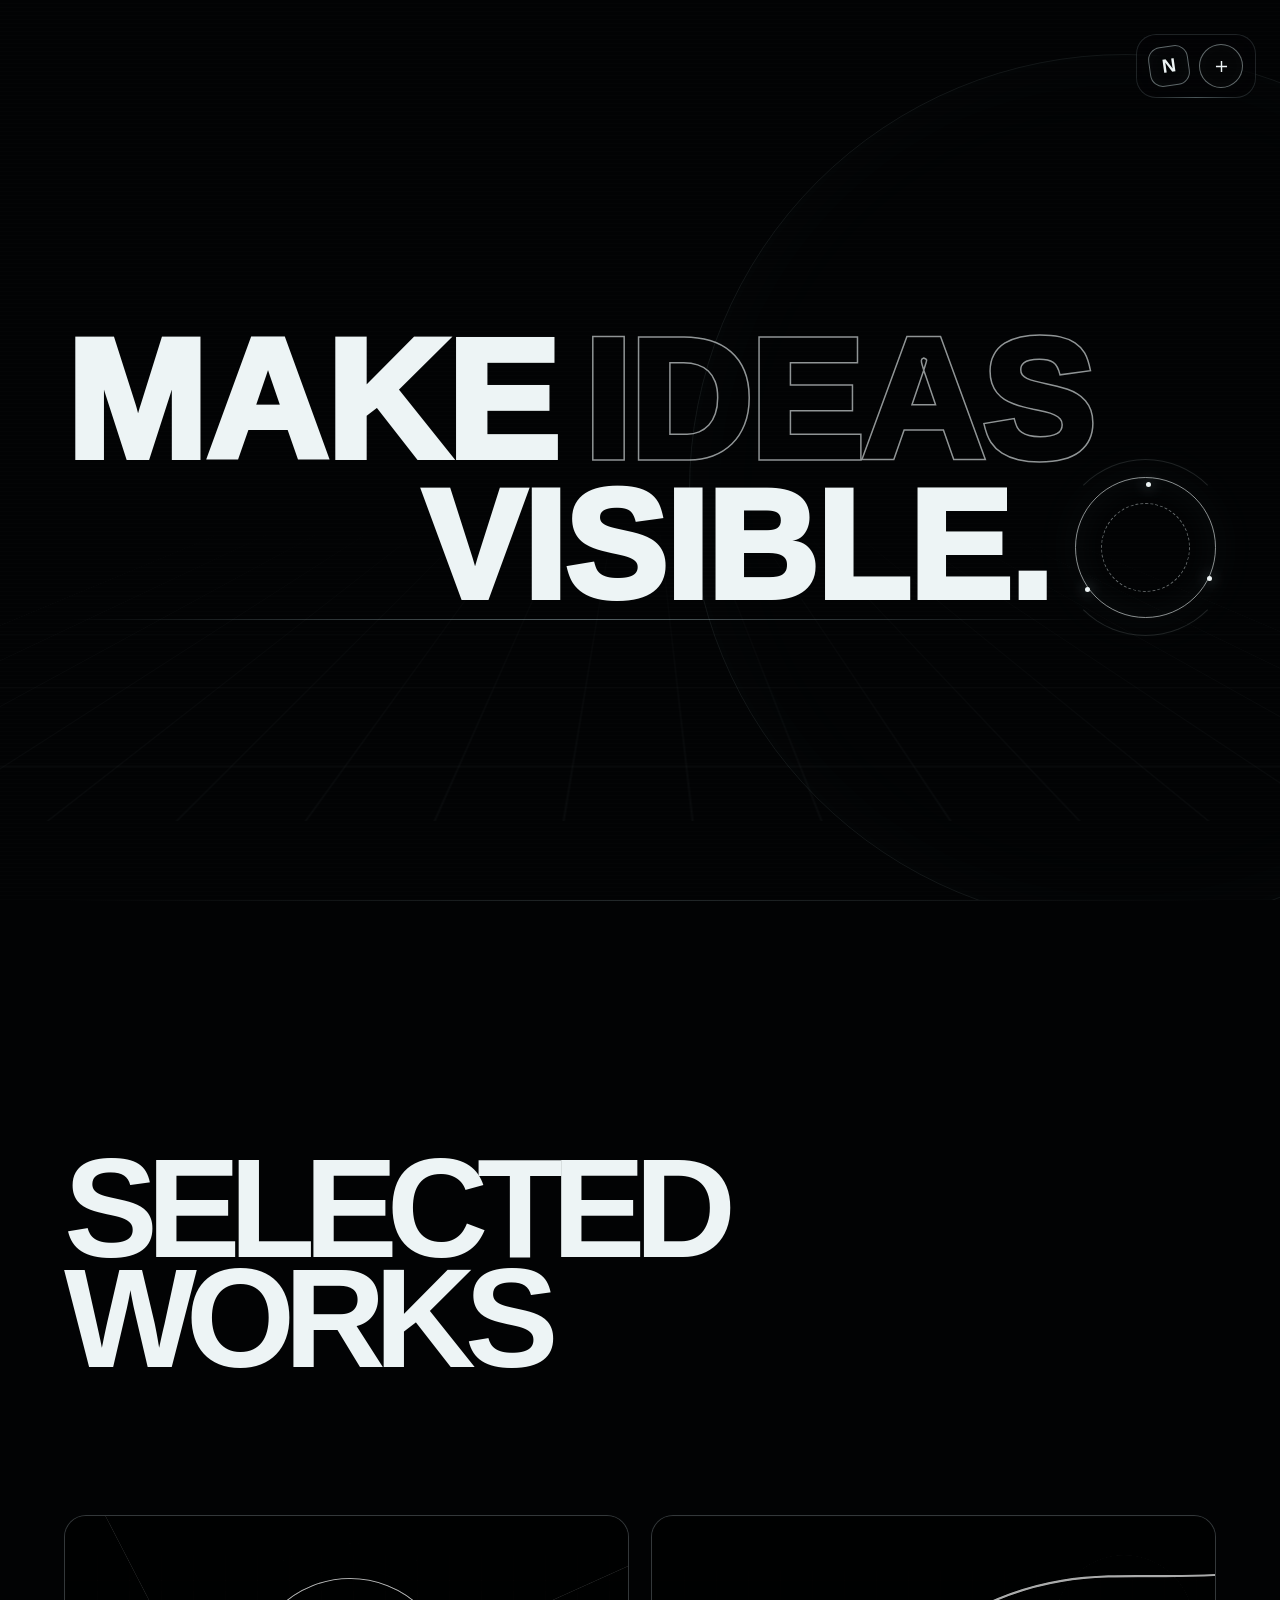
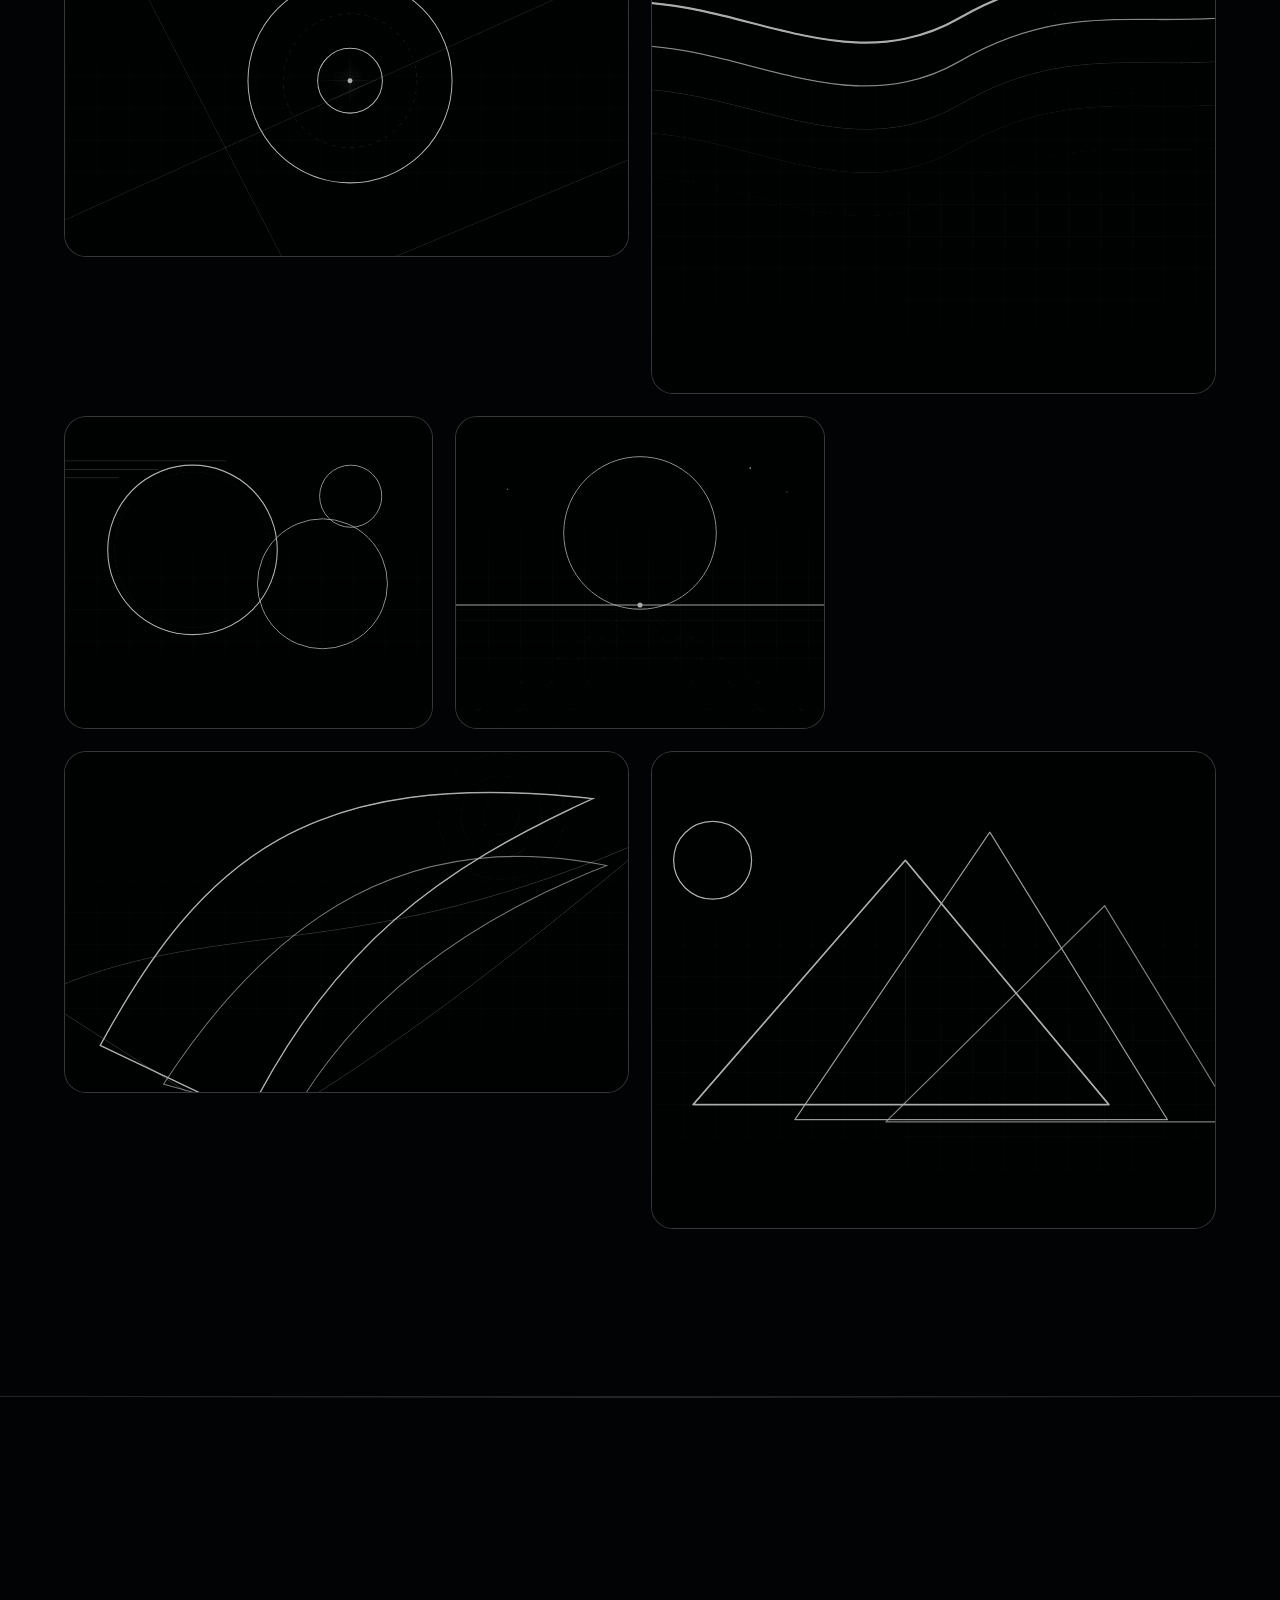
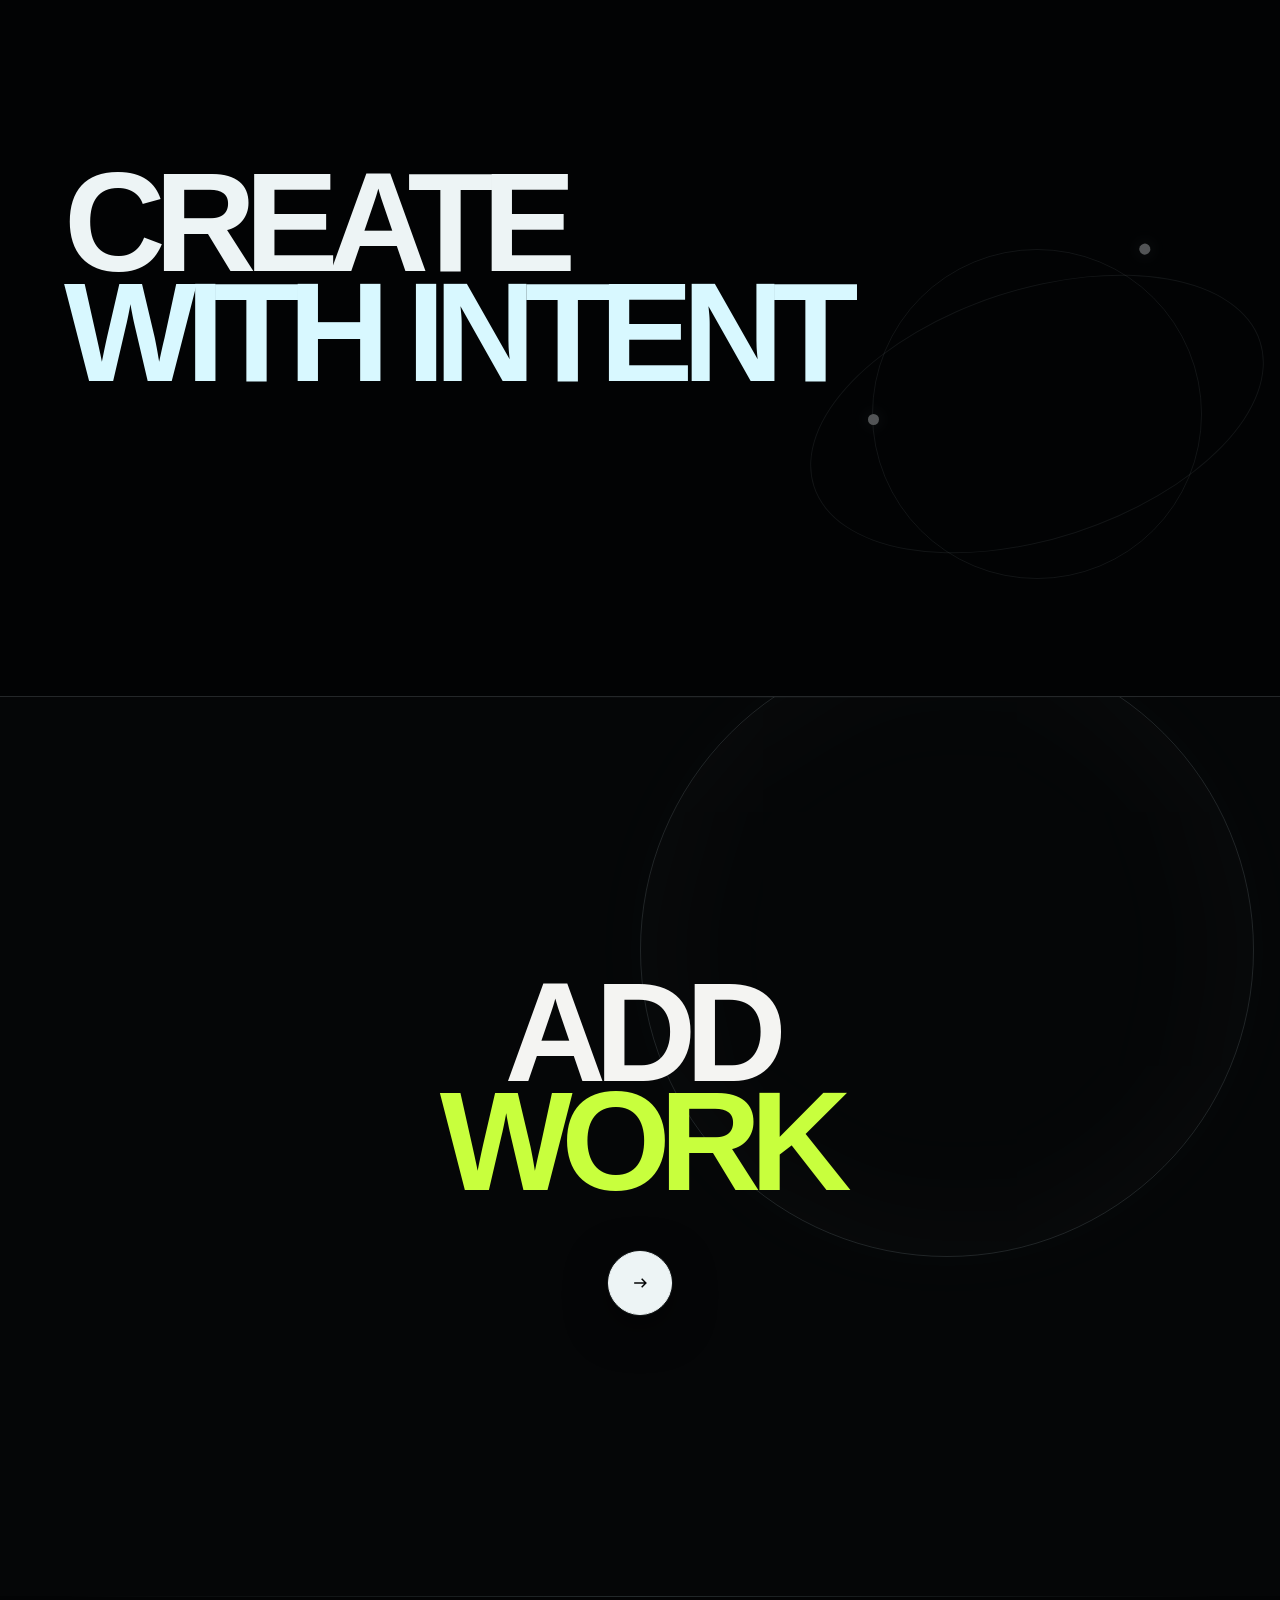
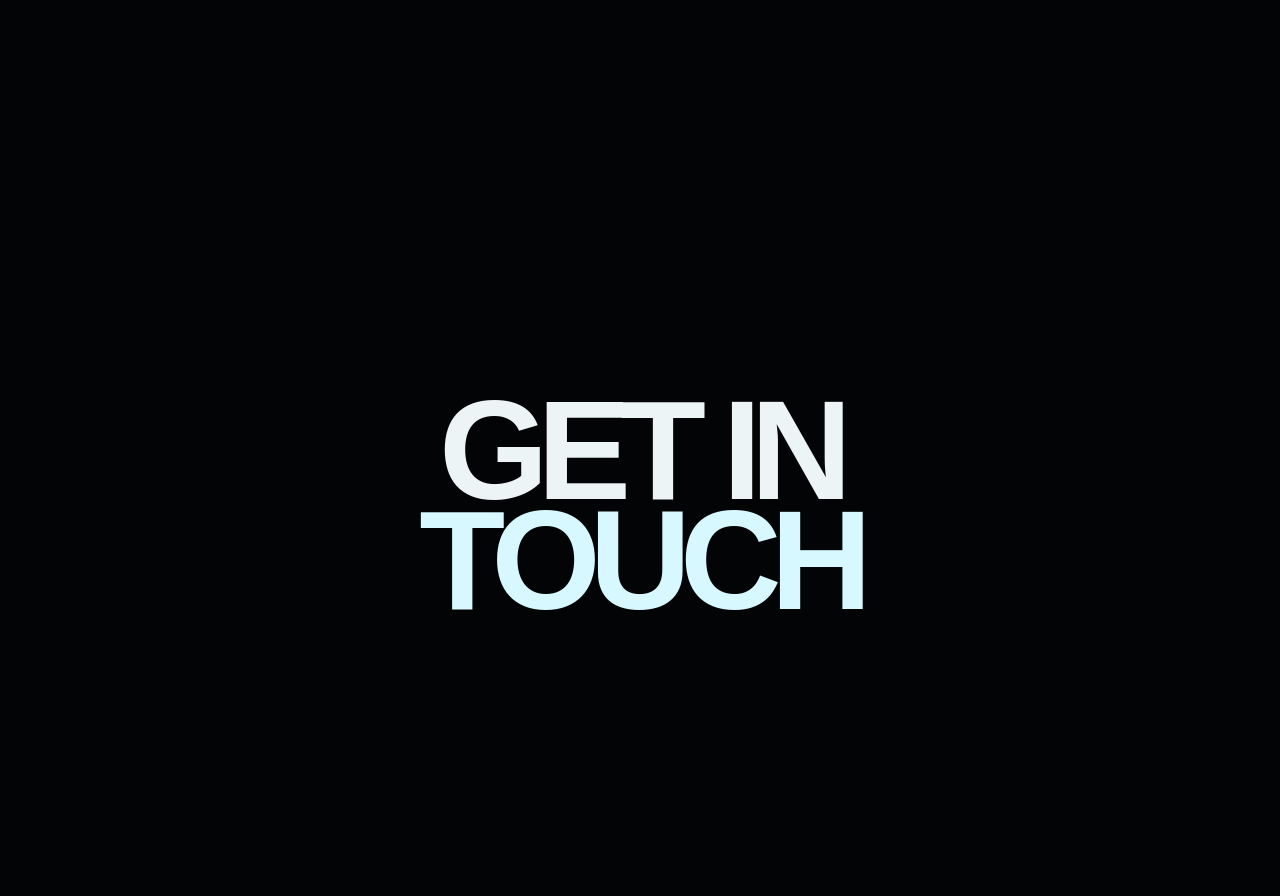
<file: index.html>
<!doctype html>
<html lang="zh-CN">
<head>
  <meta charset="utf-8">
  <meta name="viewport" content="width=device-width, initial-scale=1">
  <meta name="description" content="一个可以展示、上传和发布作品的交互式个人作品集。">
  <meta name="theme-color" content="#020304">
  <title>NOVA / Personal Works</title>
  <link rel="icon" href="./assets/favicon.svg" type="image/svg+xml">
  <link rel="manifest" href="./site.webmanifest">
  <link rel="stylesheet" href="./assets/styles.css">
  <link rel="stylesheet" href="./assets/theme-lineart.css">
  <link rel="stylesheet" href="./assets/immersive.css">
  <link rel="stylesheet" href="./assets/title-only.css">
  <script type="module" src="./assets/app.js"></script>
  <script type="module" src="./assets/immersive.js"></script>
</head>
<body class="title-only">
  <div class="page-noise" aria-hidden="true"></div>
  <canvas id="webgl-field" aria-hidden="true"></canvas><canvas id="ambient-canvas" aria-hidden="true"></canvas>
  <div class="scroll-progress" id="scroll-progress" aria-hidden="true"></div>
  <div class="immersive-hud" aria-hidden="true"><span id="hud-pointer">PTR 0000 / 0000</span><span class="hud-right">NODE WANGQIAN<br><span id="hud-scroll">SCROLL 000%</span></span></div>
  <div class="cursor-dot" aria-hidden="true"></div><div class="cursor-aura" aria-hidden="true"></div>
  <div class="loader" id="loader" aria-live="polite"><div class="loader-mark"><span>N</span><span>O</span><span>V</span><span>A</span></div><div class="loader-line"><i></i></div><p>正在构建你的创意宇宙</p></div>
  <header class="site-nav" id="site-nav"><a class="brand magnetic" href="#top" aria-label="返回首页"><span class="brand-glyph">N</span><span class="brand-copy"><b id="brand-name">NOVA</b><br><small>PORTFOLIO</small></span></a><nav class="nav-links" aria-label="主导航"><a href="#works">作品 <span>01</span></a><a href="#about">关于 <span>02</span></a><a href="#contact">联系 <span>03</span></a></nav><div class="nav-actions"><button class="icon-button magnetic" id="theme-toggle" type="button" aria-label="切换明暗主题"><svg viewBox="0 0 24 24" aria-hidden="true"><path d="M12 3v2m0 14v2M3 12h2m14 0h2M5.6 5.6 7 7m10 10 1.4 1.4M18.4 5.6 17 7M7 17l-1.4 1.4M16 12a4 4 0 1 1-8 0 4 4 0 0 1 8 0Z"/></svg></button><button class="nav-cta magnetic" id="open-studio" type="button"><span>上传作品</span><svg viewBox="0 0 24 24" aria-hidden="true"><path d="M12 5v14M5 12h14"/></svg></button></div></header>
  <main id="top"><section class="hero"><div class="hero-eyebrow reveal"><span class="status-dot"></span><span id="profile-role">CREATIVE PORTFOLIO / 2026</span></div><div class="hero-title reveal"><div class="hero-line hero-line-one"><span>MAKE</span><span class="outline">IDEAS</span></div><div class="hero-line hero-line-two"><span class="accent">VISIBLE.</span><span class="hero-orb" aria-hidden="true"><i></i><i></i><i></i></span></div></div><div class="hero-bottom"><p class="hero-intro reveal">视觉设计、影像与创意开发。把每一个还不存在的想法，变成可以被看见、被触摸、被记住的作品。</p><a class="scroll-cue magnetic" href="#works"><span>SCROLL TO EXPLORE</span><i></i></a><div class="hero-stats reveal"><div><strong id="stat-works">06</strong><span>WORKS</span></div><div><strong>04</strong><span>DISCIPLINES</span></div><div><strong>∞</strong><span>IDEAS</span></div></div></div><div class="hero-marquee" aria-hidden="true"><div><span>DESIGN</span><b>✦</b><span>MOTION</span><b>✦</b><span>PHOTOGRAPHY</span><b>✦</b><span>CREATIVE CODE</span><b>✦</b><span>DESIGN</span><b>✦</b><span>MOTION</span><b>✦</b><span>PHOTOGRAPHY</span><b>✦</b><span>CREATIVE CODE</span><b>✦</b></div></div></section>
    <section class="works-section" id="works"><div class="section-head"><div><p class="section-kicker reveal">SELECTED WORKS <span>01—06</span></p><h2 class="reveal">SELECTED<br><em>WORKS</em></h2></div><p class="section-copy reveal">点击任意作品进入沉浸式浏览。你可以按类型筛选，也可以从上传面板建立自己的作品档案。</p></div><div class="filter-row reveal" id="filter-row" role="tablist" aria-label="作品分类"><button class="filter-chip is-active" type="button" data-filter="all">全部 <span id="all-count">06</span></button><button class="filter-chip" type="button" data-filter="Design">设计 <span data-count-for="Design">00</span></button><button class="filter-chip" type="button" data-filter="Motion">动效 <span data-count-for="Motion">00</span></button><button class="filter-chip" type="button" data-filter="Photography">影像 <span data-count-for="Photography">00</span></button><button class="filter-chip" type="button" data-filter="Code">创意代码 <span data-count-for="Code">00</span></button></div><div class="works-grid" id="works-grid" aria-live="polite"></div><div class="empty-state" id="empty-state" hidden><span>NO SIGNAL</span><p>这个分类暂时还没有作品。</p></div></section>
    <section class="manifesto" id="about"><div class="manifesto-index reveal">02 / ABOUT</div><div class="manifesto-copy"><p class="reveal">我不只制作“好看的画面”。</p><h2 class="reveal">CREATE<br><span>WITH INTENT</span></h2></div><div class="manifesto-side"><p class="reveal">从概念、视觉、交互到最终上线，我习惯把设计当作一套完整的叙事系统。清晰、有冲击力，也经得起细看。</p><div class="services reveal"><span>01 / Brand & Visual</span><span>02 / Web Experience</span><span>03 / Motion & 3D</span><span>04 / Creative Development</span></div></div><div class="orbit" aria-hidden="true"><div class="orbit-ring ring-one"></div><div class="orbit-ring ring-two"></div><div class="orbit-core">CREATE<br>WITH<br>INTENT</div></div></section>
    <section class="upload-cta"><div class="upload-cta-glow" aria-hidden="true"></div><p class="reveal">READY TO ADD SOMETHING NEW?</p><h2 class="reveal">ADD<br><span>WORK</span></h2><button class="hero-button magnetic reveal" id="open-studio-secondary" type="button"><span>打开作品上传台</span><svg viewBox="0 0 24 24" aria-hidden="true"><path d="M5 12h14m-5-5 5 5-5 5"/></svg></button></section>
    <section class="contact" id="contact"><div class="contact-marquee" aria-hidden="true">LET'S CREATE SOMETHING WORTH REMEMBERING · </div><div class="contact-grid"><div><p class="section-kicker reveal">03 / CONTACT</p><h2 class="reveal">GET IN<br><span>TOUCH</span></h2></div><div class="contact-actions reveal"><a href="mailto:hello@example.com" class="contact-mail" id="contact-email">hello@example.com <span>↗</span></a><div class="social-row"><a href="#" aria-label="Instagram">Instagram</a><a href="#" aria-label="Behance">Behance</a><a href="#" aria-label="GitHub">GitHub</a></div></div></div><footer><span>© <b id="year"></b> NOVA STUDIO</span><span>DESIGNED WITH INTENT / BUILT FOR THE WEB</span><a href="#top">BACK TO TOP ↑</a></footer></section>
  </main>
  <div class="lightbox" id="lightbox" role="dialog" aria-modal="true" aria-label="作品预览" hidden><button class="modal-close" id="lightbox-close" type="button" aria-label="关闭预览">×</button><button class="lightbox-nav lightbox-prev" id="lightbox-prev" type="button" aria-label="上一个作品">←</button><div class="lightbox-stage"><div class="lightbox-image-wrap"><img id="lightbox-image" alt=""><div class="lightbox-scanline" aria-hidden="true"></div></div><div class="lightbox-meta"><div><p id="lightbox-category">DESIGN / 2026</p><h3 id="lightbox-title">作品名称</h3></div><p id="lightbox-description"></p><div class="tag-list" id="lightbox-tags"></div></div></div><button class="lightbox-nav lightbox-next" id="lightbox-next" type="button" aria-label="下一个作品">→</button></div>
  <div class="studio" id="studio" role="dialog" aria-modal="true" aria-labelledby="studio-title" hidden><div class="studio-backdrop" data-close-studio></div><div class="studio-panel"><header class="studio-header"><div><p>CREATOR CONSOLE / LOCAL + GITHUB</p><h2 id="studio-title">上传新作品</h2></div><button class="modal-close" type="button" data-close-studio aria-label="关闭上传面板">×</button></header><form id="upload-form" class="studio-form"><div class="form-grid"><label class="field"><span>作品名称</span><input name="title" type="text" placeholder="例如：Neon Memory" required maxlength="80"></label><label class="field"><span>分类</span><select name="category" required><option value="Design">设计</option><option value="Motion">动效</option><option value="Photography">影像</option><option value="Code">创意代码</option></select></label><label class="field"><span>年份</span><input name="year" type="text" inputmode="numeric" value="2026" maxlength="4"></label><label class="field field-wide"><span>作品说明</span><textarea name="description" rows="3" placeholder="用一两句话说明这个作品的思路。" maxlength="320"></textarea></label><label class="field field-wide"><span>标签（用逗号分隔）</span><input name="tags" type="text" placeholder="Branding, Web, Motion" maxlength="160"></label></div><label class="dropzone" id="dropzone"><input type="file" id="work-files" name="files" accept="image/*" multiple><span class="dropzone-icon"><svg viewBox="0 0 24 24" aria-hidden="true"><path d="M12 16V4m0 0L7 9m5-5 5 5M5 14v4a2 2 0 0 0 2 2h10a2 2 0 0 0 2-2v-4"/></svg></span><strong>拖拽图片到这里，或点击选择</strong><small>支持 JPG / PNG / WebP。发布时会自动压缩并保留清晰度。</small></label><div class="file-preview" id="file-preview"></div><details class="github-settings"><summary><span><i class="github-dot"></i> GitHub 发布设置</span><span>可选</span></summary><div class="github-fields"><label class="field"><span>仓库所有者</span><input name="owner" type="text" placeholder="your-github-name"></label><label class="field"><span>仓库名称</span><input name="repo" type="text" placeholder="portfolio"></label><label class="field"><span>分支</span><input name="branch" type="text" value="main"></label><label class="field"><span>发布路径</span><input name="basePath" type="text" value=""></label><label class="field field-wide"><span>细粒度访问令牌</span><input name="token" type="password" autocomplete="off" placeholder="只保存在当前浏览器标签页"></label><p class="security-note">建议创建仅限该仓库、仅 Contents 读写权限的 Fine-grained token。关闭标签页后会自动清除。</p></div></details><div class="publish-status" id="publish-status" aria-live="polite"><span></span><p>等待上传</p></div><div class="studio-actions"><button class="button-secondary magnetic" id="save-local" type="submit"><span>保存到本机</span></button><button class="button-primary magnetic" id="publish-github" type="button"><span>发布到 GitHub</span><svg viewBox="0 0 24 24" aria-hidden="true"><path d="M5 12h14m-5-5 5 5-5 5"/></svg></button></div></form></div></div><div class="toast-stack" id="toast-stack" aria-live="polite"></div>
</body>
</html>
</file>
<file: assets/styles.css>
:root {
  --bg: #08090d;
  --bg-soft: #0e1017;
  --panel: rgba(18, 20, 29, 0.78);
  --panel-solid: #12141d;
  --text: #f4f4f2;
  --muted: #9699a6;
  --line: rgba(255, 255, 255, 0.12);
  --line-strong: rgba(255, 255, 255, 0.24);
  --acid: #c8ff3d;
  --cyan: #56e6ff;
  --orange: #ff6b2c;
  --violet: #8f6bff;
  --shadow: 0 32px 100px rgba(0, 0, 0, 0.48);
  --radius-sm: 12px;
  --radius-md: 22px;
  --radius-lg: 36px;
  --font-display: "Arial Black", "Arial Narrow", "Microsoft YaHei", sans-serif;
  --font-body: "Segoe UI", "PingFang SC", "Microsoft YaHei", sans-serif;
  --nav-height: 82px;
  color-scheme: dark;
}
html[data-theme="light"] { --bg:#f0f0eb; --bg-soft:#e7e8e3; --panel:rgba(255,255,255,.78); --panel-solid:#fff; --text:#111217; --muted:#646775; --line:rgba(8,9,13,.12); --line-strong:rgba(8,9,13,.24); --acid:#6f9400; --cyan:#007f98; --orange:#d54b13; --violet:#6540dd; --shadow:0 32px 100px rgba(34,38,48,.16); color-scheme:light; }
* { box-sizing:border-box; }
html { scroll-behavior:smooth; }
body { margin:0; background:var(--bg); color:var(--text); font-family:var(--font-body); min-height:100vh; overflow-x:hidden; transition:background .45s ease,color .45s ease; }
body.modal-open { overflow:hidden; }
button,input,textarea,select { font:inherit; }
button,a { -webkit-tap-highlight-color:transparent; }
button { color:inherit; }
a { color:inherit; text-decoration:none; }
img { max-width:100%; }
::selection { background:var(--acid); color:#08090d; }
.page-noise { position:fixed; inset:0; z-index:1000; pointer-events:none; opacity:.045; mix-blend-mode:soft-light; background-image:url("data:image/svg+xml,%3Csvg viewBox='0 0 180 180' xmlns='http://www.w3.org/2000/svg'%3E%3Cfilter id='n'%3E%3CfeTurbulence type='fractalNoise' baseFrequency='.95' numOctaves='4' stitchTiles='stitch'/%3E%3C/filter%3E%3Crect width='100%25' height='100%25' filter='url(%23n)' opacity='.7'/%3E%3C/svg%3E"); }
#ambient-canvas { position:fixed; inset:0; width:100%; height:100%; z-index:-2; opacity:.9; pointer-events:none; }
.cursor-dot,.cursor-aura { position:fixed; left:0; top:0; pointer-events:none; z-index:1200; border-radius:999px; transform:translate(-50%,-50%); opacity:0; }
.cursor-dot { width:6px; height:6px; background:var(--acid); transition:width .2s,height .2s,opacity .2s; }
.cursor-aura { width:46px; height:46px; border:1px solid color-mix(in srgb,var(--acid) 56%,transparent); transition:width .25s,height .25s,border-color .25s,opacity .2s; }
body.has-pointer .cursor-dot,body.has-pointer .cursor-aura { opacity:1; }
body.cursor-active .cursor-dot { width:11px; height:11px; }
body.cursor-active .cursor-aura { width:74px; height:74px; border-color:var(--cyan); }
.loader { position:fixed; inset:0; z-index:3000; display:grid; place-content:center; gap:22px; background:#08090d; color:#fff; transition:opacity .7s ease,visibility .7s ease; }
.loader.is-hidden { opacity:0; visibility:hidden; }
.loader-mark { display:flex; gap:4px; font:900 clamp(2rem,8vw,5rem)/1 var(--font-display); letter-spacing:-.09em; }
.loader-mark span { animation:loaderLetter .9s cubic-bezier(.16,1,.3,1) both; }
.loader-mark span:nth-child(2){animation-delay:.08s}.loader-mark span:nth-child(3){animation-delay:.16s}.loader-mark span:nth-child(4){animation-delay:.24s}
.loader-line { width:min(320px,62vw); height:2px; background:rgba(255,255,255,.15); overflow:hidden; }
.loader-line i { display:block; height:100%; width:42%; background:var(--acid); animation:loaderLine 1s ease-in-out infinite; }
.loader p { margin:0; text-align:center; color:rgba(255,255,255,.55); font-size:.76rem; letter-spacing:.18em; }
@keyframes loaderLetter{from{transform:translateY(110%);opacity:0}}@keyframes loaderLine{0%{transform:translateX(-110%)}100%{transform:translateX(340%)}}
.site-nav { position:fixed; top:14px; left:50%; z-index:900; width:min(1440px,calc(100% - 32px)); height:var(--nav-height); padding:0 18px 0 22px; display:flex; align-items:center; justify-content:space-between; border:1px solid transparent; border-radius:20px; transition:background .35s,border-color .35s,backdrop-filter .35s,transform .35s; transform:translateX(-50%); }
.site-nav.is-scrolled { background:var(--panel); border-color:var(--line); backdrop-filter:blur(22px) saturate(150%); box-shadow:0 12px 48px rgba(0,0,0,.15); }
.brand { display:flex; align-items:center; gap:12px; }
.brand-glyph { width:42px; height:42px; display:grid; place-items:center; border-radius:13px; background:var(--text); color:var(--bg); font:900 1.2rem/1 var(--font-display); transform:rotate(-8deg); transition:transform .3s,background .3s,color .3s; }
.brand:hover .brand-glyph { transform:rotate(0) scale(1.06); background:var(--acid); }
.brand-copy { font:800 .82rem/1.05 var(--font-display); letter-spacing:-.02em; }.brand-copy small { font:600 .48rem/1.4 var(--font-body); letter-spacing:.16em; color:var(--muted); }
.nav-links { position:absolute; left:50%; transform:translateX(-50%); display:flex; gap:8px; }
.nav-links a { position:relative; display:flex; gap:9px; align-items:center; padding:12px 16px; border-radius:999px; font-size:.86rem; color:var(--muted); transition:color .25s,background .25s; }
.nav-links a:hover{color:var(--text);background:color-mix(in srgb,var(--text) 7%,transparent)}.nav-links span{font-size:.58rem;color:var(--acid)}
.nav-actions { display:flex; align-items:center; gap:10px; }
.icon-button,.nav-cta { border:1px solid var(--line); background:color-mix(in srgb,var(--panel-solid) 58%,transparent); cursor:pointer; border-radius:999px; }
.icon-button { width:46px; height:46px; display:grid; place-items:center; }.icon-button svg{width:20px;fill:none;stroke:currentColor;stroke-width:1.6}
.nav-cta { height:48px; padding:0 19px; display:flex; align-items:center; gap:10px; font-size:.84rem; font-weight:700; }.nav-cta svg{width:18px;fill:none;stroke:currentColor;stroke-width:1.8;transition:transform .25s}.nav-cta:hover{background:var(--acid);color:#08090d;border-color:var(--acid)}.nav-cta:hover svg{transform:rotate(90deg)}
.hero { position:relative; min-height:100svh; padding:calc(var(--nav-height) + 92px) clamp(20px,5vw,76px) 120px; display:flex; flex-direction:column; justify-content:center; overflow:hidden; }
.hero::before { content:""; position:absolute; width:min(62vw,850px); aspect-ratio:1; right:-12vw; top:6vh; border-radius:50%; background:radial-gradient(circle at 42% 48%,color-mix(in srgb,var(--violet) 28%,transparent),transparent 66%); filter:blur(18px); pointer-events:none; }
.hero-eyebrow,.section-kicker { display:flex; align-items:center; gap:10px; font-size:.7rem; font-weight:700; letter-spacing:.17em; color:var(--muted); }
.status-dot { width:7px; height:7px; border-radius:50%; background:var(--acid); box-shadow:0 0 0 0 color-mix(in srgb,var(--acid) 55%,transparent); animation:pulse 2.2s infinite; }
@keyframes pulse{0%,100%{box-shadow:0 0 0 0 color-mix(in srgb,var(--acid) 50%,transparent)}50%{box-shadow:0 0 0 8px transparent}}
.hero-title { margin:clamp(28px,5vh,58px) 0 0; font-family:var(--font-display); font-weight:950; letter-spacing:-.085em; line-height:.78; text-transform:uppercase; }
.hero-line { display:flex; align-items:center; gap:clamp(12px,2vw,34px); white-space:nowrap; }.hero-line-one{font-size:clamp(4rem,13.2vw,12.8rem)}.hero-line-two{justify-content:flex-end;font-size:clamp(3.6rem,12vw,11.4rem);margin-top:.06em}
.hero-line .outline { color:transparent; -webkit-text-stroke:1.5px var(--text); opacity:.84; }.hero-line .accent{color:var(--acid);text-shadow:0 0 80px color-mix(in srgb,var(--acid) 22%,transparent)}
.hero-orb { position:relative; width:clamp(72px,10vw,140px); aspect-ratio:1; display:grid; place-items:center; border-radius:50%; background:conic-gradient(from 40deg,var(--cyan),var(--violet),var(--orange),var(--acid),var(--cyan)); box-shadow:0 0 80px color-mix(in srgb,var(--violet) 45%,transparent); animation:orbSpin 8s linear infinite; }
.hero-orb::before{content:"";position:absolute;inset:8%;border-radius:inherit;background:var(--bg)}.hero-orb i{position:absolute;width:7%;aspect-ratio:1;border-radius:50%;background:var(--acid)}.hero-orb i:nth-child(1){top:3%;left:50%}.hero-orb i:nth-child(2){right:2%;bottom:26%;background:var(--cyan)}.hero-orb i:nth-child(3){left:6%;bottom:18%;background:var(--orange)}
@keyframes orbSpin{to{transform:rotate(360deg)}}
.hero-bottom { display:grid; grid-template-columns:minmax(240px,420px) 1fr auto; align-items:end; gap:36px; margin-top:clamp(52px,9vh,110px); }
.hero-intro { margin:0; color:var(--muted); line-height:1.8; font-size:clamp(.93rem,1.2vw,1.06rem); }
.scroll-cue { display:flex; align-items:center; gap:14px; justify-self:center; font-size:.62rem; letter-spacing:.18em; color:var(--muted); }.scroll-cue i{display:block;width:72px;height:1px;background:var(--line-strong);position:relative;overflow:hidden}.scroll-cue i::after{content:"";position:absolute;inset:0;background:var(--acid);transform:translateX(-100%);animation:scrollLine 2s infinite}@keyframes scrollLine{50%{transform:translateX(0)}100%{transform:translateX(110%)}}
.hero-stats { display:flex; gap:28px; }.hero-stats div{display:grid;gap:4px}.hero-stats strong{font:900 1.3rem/1 var(--font-display)}.hero-stats span{font-size:.54rem;letter-spacing:.15em;color:var(--muted)}
.hero-marquee { position:absolute; bottom:0; left:0; right:0; overflow:hidden; border-top:1px solid var(--line); border-bottom:1px solid var(--line); padding:15px 0; transform:rotate(-1deg) scale(1.02); background:color-mix(in srgb,var(--bg) 82%,transparent); }
.hero-marquee>div{display:flex;width:max-content;gap:28px;align-items:center;animation:marquee 28s linear infinite;font:800 .75rem/1 var(--font-display);letter-spacing:.12em;color:var(--muted)}.hero-marquee b{color:var(--acid)}@keyframes marquee{to{transform:translateX(-50%)}}
.works-section { padding:clamp(100px,13vw,180px) clamp(20px,5vw,76px); }.section-head{display:grid;grid-template-columns:minmax(0,1.4fr) minmax(250px,.6fr);gap:70px;align-items:end}
.section-head h2,.manifesto h2,.upload-cta h2,.contact h2 { margin:24px 0 0; font:850 clamp(2.5rem,6vw,6.4rem)/.95 var(--font-display); letter-spacing:-.065em; }.section-head h2 em{color:var(--muted);font-style:normal}.section-copy{margin:0 0 8px;color:var(--muted);line-height:1.8;max-width:430px}
.filter-row { display:flex; gap:10px; flex-wrap:wrap; margin:56px 0 28px; }.filter-chip{border:1px solid var(--line);background:transparent;padding:12px 17px;border-radius:999px;cursor:pointer;color:var(--muted);transition:background .25s,color .25s,border-color .25s,transform .25s}.filter-chip:hover{transform:translateY(-2px);color:var(--text);border-color:var(--line-strong)}.filter-chip.is-active{background:var(--text);color:var(--bg);border-color:var(--text)}.filter-chip span{opacity:.55;margin-left:5px;font-size:.72rem}
.works-grid { display:grid; grid-template-columns:repeat(12,1fr); gap:22px; min-height:200px; }
.work-card { grid-column:span 4; opacity:0; transform:translateY(30px); animation:cardIn .7s cubic-bezier(.16,1,.3,1) forwards; }.work-card:nth-child(1),.work-card:nth-child(5){grid-column:span 6}.work-card:nth-child(2),.work-card:nth-child(6){grid-column:span 6}.work-card.is-hidden{display:none}@keyframes cardIn{to{opacity:1;transform:translateY(0)}}
.work-trigger{position:relative;display:block;width:100%;padding:0;border:0;background:none;text-align:left;cursor:pointer}.work-visual{position:relative;aspect-ratio:1.18;overflow:hidden;border-radius:var(--radius-md);background:var(--panel);border:1px solid var(--line);transform-style:preserve-3d;transition:transform .45s cubic-bezier(.16,1,.3,1),border-color .35s}.work-card:nth-child(1) .work-visual,.work-card:nth-child(5) .work-visual{aspect-ratio:1.65}
.work-visual::after{content:"";position:absolute;inset:0;background:linear-gradient(135deg,rgba(255,255,255,.16),transparent 35%,rgba(0,0,0,.32));opacity:0;transition:opacity .35s}.work-visual img{width:100%;height:100%;object-fit:cover;display:block;transition:transform .8s cubic-bezier(.16,1,.3,1),filter .45s}.work-trigger:hover .work-visual{border-color:var(--line-strong);transform:translateY(-8px) rotateX(1.5deg) rotateY(-1deg);box-shadow:var(--shadow)}.work-trigger:hover .work-visual img{transform:scale(1.055);filter:saturate(1.12) contrast(1.03)}.work-trigger:hover .work-visual::after{opacity:1}
.work-number{position:absolute;top:16px;left:16px;z-index:2;padding:8px 11px;border-radius:999px;background:rgba(8,9,13,.58);border:1px solid rgba(255,255,255,.18);color:#fff;backdrop-filter:blur(10px);font-size:.62rem;letter-spacing:.12em}.work-open{position:absolute;right:16px;bottom:16px;z-index:2;width:48px;height:48px;display:grid;place-items:center;border-radius:50%;background:var(--acid);color:#08090d;transform:scale(.65) rotate(-35deg);opacity:0;transition:transform .4s,opacity .4s;font-size:1.15rem}.work-trigger:hover .work-open{transform:scale(1) rotate(0);opacity:1}
.work-card-meta{display:flex;justify-content:space-between;gap:18px;padding:16px 4px 0}.work-card-meta h3{margin:0 0 5px;font-size:1.05rem;letter-spacing:-.02em}.work-card-meta p{margin:0;color:var(--muted);font-size:.76rem;text-transform:uppercase;letter-spacing:.1em}.work-card-meta span{color:var(--muted);font-size:.72rem}
.empty-state{padding:80px 20px;text-align:center;border:1px dashed var(--line);border-radius:var(--radius-md);margin-top:22px}.empty-state span{color:var(--acid);font:900 2rem/1 var(--font-display)}.empty-state p{color:var(--muted)}
.manifesto{position:relative;min-height:100vh;padding:clamp(110px,15vw,200px) clamp(20px,5vw,76px);display:grid;grid-template-columns:120px minmax(0,1.3fr) minmax(260px,.5fr);gap:55px;align-items:start;border-top:1px solid var(--line)}.manifesto-index{color:var(--muted);font-size:.66rem;letter-spacing:.16em}.manifesto-copy>p{margin:0 0 28px;color:var(--muted)}.manifesto h2{font-size:clamp(3rem,7vw,7.2rem);line-height:.92}.manifesto h2 span{color:var(--acid)}.manifesto-side{padding-top:70px}.manifesto-side>p{color:var(--muted);line-height:1.8;margin:0 0 42px}.services{display:grid;border-top:1px solid var(--line)}.services span{padding:14px 0;border-bottom:1px solid var(--line);font-size:.76rem;letter-spacing:.06em}
.orbit{grid-column:2/-1;position:relative;height:420px;margin-top:30px;display:grid;place-items:center}.orbit-ring{position:absolute;border:1px solid var(--line);border-radius:50%}.ring-one{width:330px;height:330px;animation:orbitSpin 18s linear infinite}.ring-one::before,.ring-two::before{content:"";position:absolute;width:11px;height:11px;border-radius:50%;background:var(--acid);top:50%;left:-5px;box-shadow:0 0 20px var(--acid)}.ring-two{width:470px;height:250px;transform:rotate(-18deg);animation:orbitSpinReverse 22s linear infinite}.ring-two::before{background:var(--cyan);left:auto;right:16%;top:-5px;box-shadow:0 0 20px var(--cyan)}.orbit-core{width:155px;height:155px;border-radius:50%;display:grid;place-items:center;text-align:center;font:900 .85rem/1.18 var(--font-display);background:var(--text);color:var(--bg);box-shadow:0 0 80px color-mix(in srgb,var(--text) 14%,transparent)}@keyframes orbitSpin{to{transform:rotate(360deg)}}@keyframes orbitSpinReverse{to{transform:rotate(342deg)}}
.upload-cta{position:relative;min-height:78vh;padding:14vh clamp(20px,8vw,130px);display:grid;align-content:center;justify-items:start;overflow:hidden;border-top:1px solid var(--line);background:#0b0c11;color:#f4f4f2}.upload-cta-glow{position:absolute;width:60vw;aspect-ratio:1;right:-10vw;top:-20vh;border-radius:50%;background:radial-gradient(circle,rgba(86,230,255,.22),rgba(143,107,255,.16) 36%,transparent 68%);filter:blur(18px)}.upload-cta p{position:relative;margin:0;color:#8d91a0;letter-spacing:.16em;font-size:.7rem}.upload-cta h2{position:relative;margin:26px 0 44px;font-size:clamp(3rem,7.7vw,8rem)}.upload-cta h2 span{color:#c8ff3d}
.hero-button,.button-primary,.button-secondary{display:inline-flex;align-items:center;justify-content:center;gap:12px;border-radius:999px;cursor:pointer;font-weight:800;border:1px solid transparent}.hero-button{position:relative;min-height:60px;padding:0 26px;background:#c8ff3d;color:#08090d}.hero-button svg,.button-primary svg{width:20px;fill:none;stroke:currentColor;stroke-width:1.8}.hero-button:hover svg,.button-primary:hover svg{transform:translateX(4px)}
.contact{padding:120px clamp(20px,5vw,76px) 32px;background:var(--bg-soft)}.contact-marquee{overflow:hidden;white-space:nowrap;color:transparent;-webkit-text-stroke:1px var(--line-strong);font:900 clamp(3rem,8vw,9rem)/1 var(--font-display);letter-spacing:-.06em;margin-bottom:110px;animation:contactSlide 18s linear infinite alternate}@keyframes contactSlide{from{transform:translateX(0)}to{transform:translateX(-22%)}}.contact-grid{display:grid;grid-template-columns:1fr 1fr;gap:60px;align-items:end}.contact h2{font-size:clamp(3rem,7vw,7.5rem)}.contact h2 span{color:var(--acid)}.contact-actions{display:grid;gap:34px;justify-items:start}.contact-mail{font:800 clamp(1.1rem,2.2vw,1.75rem)/1.2 var(--font-display);border-bottom:1px solid var(--line-strong);padding-bottom:8px}.contact-mail span{color:var(--acid)}.social-row{display:flex;gap:24px;color:var(--muted);font-size:.8rem}.social-row a:hover{color:var(--text)}footer{margin-top:110px;padding-top:24px;border-top:1px solid var(--line);display:flex;justify-content:space-between;gap:24px;color:var(--muted);font-size:.62rem;letter-spacing:.1em;text-transform:uppercase}
.lightbox,.studio{position:fixed;inset:0;z-index:2200}.lightbox{display:grid;place-items:center;background:rgba(3,4,7,.92);backdrop-filter:blur(18px);padding:28px}.lightbox[hidden],.studio[hidden]{display:none}.lightbox-stage{width:min(1440px,100%);display:grid;grid-template-columns:minmax(0,1.55fr) minmax(290px,.45fr);gap:32px;align-items:center}.lightbox-image-wrap{position:relative;overflow:hidden;border-radius:var(--radius-lg);background:#11131a;box-shadow:0 30px 120px rgba(0,0,0,.68)}.lightbox-image-wrap img{display:block;width:100%;max-height:78vh;object-fit:contain;background:#0c0e14}.lightbox-scanline{position:absolute;left:0;right:0;top:-20%;height:18%;background:linear-gradient(transparent,rgba(200,255,61,.08),transparent);animation:scanline 5s linear infinite;pointer-events:none}@keyframes scanline{to{top:120%}}.lightbox-meta{color:#fff}.lightbox-meta>div>p{margin:0 0 14px;color:#c8ff3d;font-size:.66rem;letter-spacing:.17em}.lightbox-meta h3{margin:0 0 26px;font:850 clamp(2rem,4vw,4.4rem)/.95 var(--font-display);letter-spacing:-.05em}.lightbox-meta>p{color:#999daa;line-height:1.8}.tag-list{display:flex;flex-wrap:wrap;gap:8px;margin-top:24px}.tag-list span{padding:8px 11px;border:1px solid rgba(255,255,255,.18);border-radius:999px;color:#c8cbd5;font-size:.7rem}.lightbox-nav{position:fixed;top:50%;transform:translateY(-50%);width:50px;height:50px;border-radius:50%;border:1px solid rgba(255,255,255,.2);background:rgba(255,255,255,.06);color:#fff;cursor:pointer;z-index:2}.lightbox-prev{left:20px}.lightbox-next{right:20px}.modal-close{width:46px;height:46px;border-radius:50%;border:1px solid var(--line);background:var(--panel);color:var(--text);font-size:1.5rem;cursor:pointer;line-height:1}.lightbox .modal-close{position:fixed;top:22px;right:24px;z-index:4;color:#fff;border-color:rgba(255,255,255,.18);background:rgba(255,255,255,.07)}
.studio{display:grid;place-items:stretch}.studio-backdrop{position:absolute;inset:0;background:rgba(3,4,7,.76);backdrop-filter:blur(12px)}.studio-panel{position:relative;margin-left:auto;width:min(760px,100%);height:100%;overflow-y:auto;background:var(--panel-solid);box-shadow:-30px 0 100px rgba(0,0,0,.42);padding:34px;animation:panelIn .55s cubic-bezier(.16,1,.3,1)}@keyframes panelIn{from{transform:translateX(100%)}}.studio-header{display:flex;justify-content:space-between;gap:24px;align-items:flex-start;padding-bottom:28px;border-bottom:1px solid var(--line)}.studio-header p{margin:0 0 10px;color:var(--muted);font-size:.62rem;letter-spacing:.18em}.studio-header h2{margin:0;font:850 2.4rem/1 var(--font-display);letter-spacing:-.05em}.studio-form{padding-top:28px}.form-grid{display:grid;grid-template-columns:1fr 1fr;gap:18px}.field{display:grid;gap:9px}.field-wide{grid-column:1/-1}.field>span{color:var(--muted);font-size:.72rem;letter-spacing:.05em}.field input,.field textarea,.field select{width:100%;border:1px solid var(--line);border-radius:var(--radius-sm);background:color-mix(in srgb,var(--bg) 48%,transparent);color:var(--text);padding:13px 14px;outline:none;transition:border-color .2s,box-shadow .2s}.field textarea{resize:vertical}.field input:focus,.field textarea:focus,.field select:focus{border-color:var(--acid);box-shadow:0 0 0 3px color-mix(in srgb,var(--acid) 12%,transparent)}
.dropzone{margin-top:22px;min-height:190px;display:grid;place-items:center;align-content:center;gap:10px;text-align:center;border:1px dashed var(--line-strong);border-radius:var(--radius-md);cursor:pointer;transition:background .25s,border-color .25s,transform .25s}.dropzone.is-dragging{background:color-mix(in srgb,var(--acid) 8%,transparent);border-color:var(--acid);transform:scale(.995)}.dropzone input{position:absolute;opacity:0;pointer-events:none}.dropzone-icon{width:48px;height:48px;display:grid;place-items:center;border-radius:50%;background:var(--text);color:var(--bg)}.dropzone-icon svg{width:22px;fill:none;stroke:currentColor;stroke-width:1.7}.dropzone strong{font-size:.9rem}.dropzone small{color:var(--muted);font-size:.7rem}.file-preview{display:grid;grid-template-columns:repeat(4,1fr);gap:10px;margin-top:14px}.file-preview-item{position:relative;aspect-ratio:1;overflow:hidden;border-radius:12px;border:1px solid var(--line)}.file-preview-item img{width:100%;height:100%;object-fit:cover}.file-preview-item button{position:absolute;top:5px;right:5px;width:25px;height:25px;border-radius:50%;border:0;background:rgba(0,0,0,.68);color:#fff;cursor:pointer}.file-preview-item .cover-badge{position:absolute;left:5px;bottom:5px;border:0;border-radius:999px;background:var(--acid);color:#08090d;font-size:.58rem;padding:5px 8px;cursor:pointer}
.github-settings{margin-top:22px;border:1px solid var(--line);border-radius:var(--radius-md)}.github-settings summary{list-style:none;cursor:pointer;padding:17px 18px;display:flex;justify-content:space-between;gap:20px;font-size:.8rem;font-weight:700}.github-settings summary::-webkit-details-marker{display:none}.github-settings summary>span:last-child{color:var(--muted);font-size:.68rem;font-weight:400}.github-dot{display:inline-block;width:7px;height:7px;border-radius:50%;background:var(--muted);margin-right:8px}.github-fields{padding:0 18px 18px;display:grid;grid-template-columns:1fr 1fr;gap:16px}.github-fields .field-wide{grid-column:1/-1}.security-note{grid-column:1/-1;margin:0;color:var(--muted);line-height:1.65;font-size:.67rem}.publish-status{display:flex;align-items:center;gap:10px;min-height:42px;margin-top:18px;color:var(--muted);font-size:.76rem}.publish-status span{width:8px;height:8px;border-radius:50%;background:var(--muted)}.publish-status.is-working span{background:var(--cyan);animation:pulse 1.2s infinite}.publish-status.is-success span{background:var(--acid)}.publish-status.is-error span{background:var(--orange)}.publish-status p{margin:0}.studio-actions{display:grid;grid-template-columns:.8fr 1.2fr;gap:12px;padding-top:14px}.button-primary,.button-secondary{min-height:54px;padding:0 22px}.button-primary{background:var(--acid);color:#08090d}.button-secondary{background:transparent;border-color:var(--line-strong)}.button-primary:disabled,.button-secondary:disabled{opacity:.55;cursor:wait}
.toast-stack{position:fixed;right:22px;bottom:22px;z-index:4000;display:grid;gap:10px;width:min(360px,calc(100% - 44px))}.toast{padding:14px 16px;border:1px solid var(--line);border-radius:14px;background:var(--panel-solid);box-shadow:var(--shadow);animation:toastIn .35s cubic-bezier(.16,1,.3,1);font-size:.78rem;line-height:1.5}.toast.is-error{border-color:color-mix(in srgb,var(--orange) 55%,transparent)}@keyframes toastIn{from{opacity:0;transform:translateY(12px)}}
.reveal{opacity:0;transform:translateY(28px);transition:opacity .8s cubic-bezier(.16,1,.3,1),transform .8s cubic-bezier(.16,1,.3,1)}.reveal.is-visible{opacity:1;transform:translateY(0)}.magnetic{will-change:transform}
@media(max-width:1050px){.nav-links{display:none}.hero-bottom{grid-template-columns:1fr auto}.scroll-cue{display:none}.section-head{grid-template-columns:1fr;gap:26px}.manifesto{grid-template-columns:80px 1fr}.manifesto-side{grid-column:2;padding-top:0}.orbit{grid-column:2}.work-card,.work-card:nth-child(1),.work-card:nth-child(2),.work-card:nth-child(5),.work-card:nth-child(6){grid-column:span 6}.work-card:nth-child(1) .work-visual,.work-card:nth-child(5) .work-visual{aspect-ratio:1.25}.lightbox-stage{grid-template-columns:1fr;max-height:100%;overflow-y:auto;padding:60px 0}.lightbox-image-wrap img{max-height:62vh}}
@media(max-width:720px){:root{--nav-height:68px}.site-nav{top:8px;width:calc(100% - 16px);padding:0 10px 0 12px;border-radius:16px}.brand-copy,.icon-button{display:none}.nav-cta{height:42px;padding:0 15px}.nav-cta span{font-size:.76rem}.hero{padding-top:calc(var(--nav-height) + 70px)}.hero-line-one{font-size:clamp(3.5rem,21vw,7rem)}.hero-line-two{font-size:clamp(3.2rem,19vw,6.4rem)}.hero-orb{width:60px}.hero-bottom{grid-template-columns:1fr;gap:34px}.hero-stats{gap:20px}.hero-marquee{padding:12px 0}.works-section{padding-top:100px}.works-grid{grid-template-columns:1fr;gap:34px}.work-card,.work-card:nth-child(1),.work-card:nth-child(2),.work-card:nth-child(5),.work-card:nth-child(6){grid-column:auto}.work-visual,.work-card:nth-child(1) .work-visual,.work-card:nth-child(5) .work-visual{aspect-ratio:1.05}.manifesto{grid-template-columns:1fr;gap:26px;padding-top:100px}.manifesto-index,.manifesto-side,.orbit{grid-column:1}.orbit{height:280px}.ring-one{width:220px;height:220px}.ring-two{width:300px;height:165px}.orbit-core{width:110px;height:110px;font-size:.7rem}.contact-grid{grid-template-columns:1fr}.contact-marquee{margin-bottom:70px}footer{flex-direction:column}.lightbox{padding:14px}.lightbox-nav{top:auto;bottom:18px}.lightbox-prev{left:calc(50% - 62px)}.lightbox-next{right:calc(50% - 62px)}.studio-panel{padding:24px 18px}.form-grid,.github-fields,.studio-actions{grid-template-columns:1fr}.field-wide,.github-fields .field-wide{grid-column:auto}.file-preview{grid-template-columns:repeat(3,1fr)}}
@media(pointer:coarse),(max-width:720px){.cursor-dot,.cursor-aura{display:none}}
@media(prefers-reduced-motion:reduce){*,*::before,*::after{animation-duration:.001ms!important;animation-iteration-count:1!important;scroll-behavior:auto!important;transition-duration:.001ms!important}.reveal{opacity:1;transform:none}}
.local-badge{position:absolute;top:16px;right:16px;z-index:2;padding:7px 10px;border-radius:999px;background:var(--orange);color:#08090d;font-size:.56rem;font-weight:900;letter-spacing:.12em}.card-actions{display:grid;justify-items:end;align-content:space-between;gap:10px;text-align:right}.delete-local{border:0;background:transparent;color:var(--orange);padding:0;cursor:pointer;font-size:.65rem}
</file>
<file: assets/theme-lineart.css>
:root {
  --bg: #040506; --bg-soft: #07090b; --panel: rgba(8,10,13,.84); --panel-solid: #090b0e; --text: #edf4f5; --muted: #7e8790; --line: rgba(224,242,245,.14); --line-strong: rgba(224,242,245,.42); --acid: #d8f8ff; --cyan: #d8f8ff; --orange: #d8f8ff; --violet: #d8f8ff; --shadow: 0 32px 100px rgba(0,0,0,.62); color-scheme: dark;
}
html[data-theme="light"]{--bg:#040506;--bg-soft:#07090b;--panel:rgba(8,10,13,.84);--panel-solid:#090b0e;--text:#edf4f5;--muted:#7e8790;--line:rgba(224,242,245,.14);--line-strong:rgba(224,242,245,.42);--acid:#d8f8ff;--cyan:#d8f8ff;--orange:#d8f8ff;--violet:#d8f8ff;color-scheme:dark}
body{background:linear-gradient(rgba(255,255,255,.018) 1px,transparent 1px),linear-gradient(90deg,rgba(255,255,255,.018) 1px,transparent 1px),radial-gradient(circle at 50% 12%,rgba(216,248,255,.06),transparent 34%),var(--bg);background-size:48px 48px,48px 48px,auto,auto}
#theme-toggle{display:none}#ambient-canvas{opacity:.42;filter:grayscale(1)}.page-noise{opacity:.028}::selection{background:var(--text);color:var(--bg)}
.site-nav.is-scrolled{background:rgba(4,5,6,.82);border-color:var(--line-strong);box-shadow:0 18px 70px rgba(0,0,0,.52)}.brand-glyph{color:var(--text);background:transparent;border:1px solid var(--line-strong);box-shadow:inset 0 0 24px rgba(216,248,255,.04)}.brand:hover .brand-glyph{color:var(--bg);background:var(--text);border-color:var(--text)}.nav-cta,.icon-button{background:rgba(6,8,10,.68);border-color:var(--line-strong);box-shadow:inset 0 0 20px rgba(255,255,255,.02)}.nav-cta:hover{color:var(--bg);background:var(--text);border-color:var(--text)}.nav-links a:hover{background:rgba(255,255,255,.04)}
.hero::before{width:min(68vw,920px);right:-22vw;border:1px solid rgba(216,248,255,.08);background:transparent;filter:none;box-shadow:inset 0 0 120px rgba(216,248,255,.025)}.hero-line .outline{-webkit-text-stroke-color:rgba(237,244,245,.72)}.hero-line .accent{color:var(--text);text-shadow:none}
.hero-orb{width:clamp(84px,11vw,150px);background:transparent;border:1px solid rgba(237,244,245,.58);box-shadow:inset 0 0 38px rgba(216,248,255,.04),0 0 60px rgba(216,248,255,.04)}.hero-orb::before{inset:18%;border:1px dashed rgba(237,244,245,.42);background:transparent}.hero-orb::after{content:"";position:absolute;inset:-14%;border:1px solid rgba(237,244,245,.12);border-radius:50%;border-left-color:transparent;border-right-color:transparent}.hero-orb i{width:5px;height:5px;background:var(--text);box-shadow:0 0 14px rgba(216,248,255,.72)}.hero-orb i:nth-child(2),.hero-orb i:nth-child(3){background:var(--text)}.hero-marquee b{color:var(--text)}
.status-dot{background:var(--text);box-shadow:none;animation:pulseLine 2.4s infinite}@keyframes pulseLine{0%,100%{opacity:.45;transform:scale(.72)}50%{opacity:1;transform:scale(1.15)}}
.filter-chip.is-active{background:transparent;color:var(--text);border-color:var(--line-strong);box-shadow:inset 0 0 20px rgba(216,248,255,.045)}.filter-chip:hover{border-color:var(--line-strong)}
.work-visual{background:#07090b;border-color:rgba(224,242,245,.2);box-shadow:inset 0 0 0 1px rgba(255,255,255,.015)}.work-visual::before{content:"";position:absolute;inset:0;z-index:1;pointer-events:none;opacity:.18;background-image:linear-gradient(rgba(255,255,255,.12) 1px,transparent 1px),linear-gradient(90deg,rgba(255,255,255,.12) 1px,transparent 1px);background-size:32px 32px;mask-image:linear-gradient(to bottom,transparent,#000 65%,transparent)}.work-visual::after{background:linear-gradient(135deg,rgba(255,255,255,.08),transparent 42%,rgba(0,0,0,.48))}.work-visual img{filter:grayscale(1) contrast(1.18) brightness(.76);transition:transform .8s cubic-bezier(.16,1,.3,1),filter .45s,opacity .45s;opacity:.88}.work-trigger:hover .work-visual{border-color:rgba(216,248,255,.52);box-shadow:0 24px 80px rgba(0,0,0,.58),inset 0 0 50px rgba(216,248,255,.035)}.work-trigger:hover .work-visual img{filter:grayscale(1) contrast(1.24) brightness(.96);opacity:1}.work-number{background:rgba(4,5,6,.72);border-color:var(--line-strong)}.work-open{color:var(--bg);background:var(--text)}.local-badge{color:var(--bg);background:var(--text)}
.orbit-ring{border-color:rgba(224,242,245,.22)}.ring-one::before,.ring-two::before{background:var(--text);box-shadow:0 0 18px rgba(216,248,255,.42)}.orbit-core{color:var(--text);background:transparent;border:1px solid var(--line-strong);box-shadow:inset 0 0 40px rgba(216,248,255,.04)}
.upload-cta{background:#050607}.upload-cta::before{content:"";position:absolute;inset:0;opacity:.22;background-image:linear-gradient(rgba(255,255,255,.09) 1px,transparent 1px),linear-gradient(90deg,rgba(255,255,255,.09) 1px,transparent 1px);background-size:56px 56px;mask-image:radial-gradient(circle at 78% 42%,#000,transparent 62%)}.upload-cta-glow{width:54vw;background:transparent;border:1px solid rgba(216,248,255,.08);filter:none;box-shadow:inset 0 0 100px rgba(216,248,255,.025)}
.hero-button,.button-primary{color:var(--bg);background:var(--text);border-color:var(--text);box-shadow:0 0 0 1px rgba(216,248,255,.08),0 12px 42px rgba(0,0,0,.5)}.button-secondary{background:transparent;border-color:var(--line-strong)}.button-secondary:hover,.hero-button:hover{transform:translateY(-2px)}
.contact{background:#060709}.contact-marquee{-webkit-text-stroke-color:rgba(224,242,245,.24)}.contact-mail{border-color:var(--line-strong)}.contact-mail span{color:var(--text)}
.lightbox{background:rgba(2,3,4,.96)}.lightbox-image-wrap{background:#050607;border:1px solid var(--line-strong);box-shadow:0 30px 120px rgba(0,0,0,.82),inset 0 0 60px rgba(216,248,255,.025)}.lightbox-image-wrap img{filter:grayscale(1) contrast(1.12) brightness(.88)}.lightbox-meta>div>p{color:var(--text)}.tag-list span{border-color:var(--line-strong);color:var(--muted)}
.studio-panel{background:linear-gradient(rgba(255,255,255,.014) 1px,transparent 1px),linear-gradient(90deg,rgba(255,255,255,.014) 1px,transparent 1px),var(--panel-solid);background-size:40px 40px,40px 40px,auto;border-left:1px solid var(--line-strong)}.studio-backdrop{background:rgba(1,2,3,.88)}.field input,.field textarea,.field select{background:rgba(255,255,255,.018);border-color:var(--line)}.field input:focus,.field textarea:focus,.field select:focus{border-color:var(--line-strong);box-shadow:0 0 0 3px rgba(216,248,255,.045)}.dropzone{border-color:var(--line-strong);background:rgba(255,255,255,.012)}.dropzone.is-dragging{background:rgba(216,248,255,.04);border-color:var(--text)}.dropzone-icon{color:var(--text);background:transparent;border:1px solid var(--line-strong)}.github-settings{border-color:var(--line);background:rgba(255,255,255,.012)}.github-dot{background:var(--text);box-shadow:0 0 10px rgba(216,248,255,.35)}.toast{background:#090b0e;border-color:var(--line-strong)}
</file>
<file: assets/immersive.css>
:root{--mouse-x:50%;--mouse-y:50%;--scroll-y:0;--space-line:rgba(216,248,255,.24);--space-dim:rgba(216,248,255,.08)}html{background:#020304}body{background:#020304}#webgl-field{position:fixed;inset:0;z-index:-3;width:100%;height:100%;pointer-events:none;opacity:.82}#ambient-canvas{opacity:.16;mix-blend-mode:screen}body::after{content:"";position:fixed;inset:0;z-index:999;pointer-events:none;opacity:.18;background:repeating-linear-gradient(to bottom,transparent 0 3px,rgba(255,255,255,.025) 3px 4px);mix-blend-mode:screen}.scroll-progress{position:fixed;top:0;left:0;z-index:2500;width:0;height:1px;background:var(--text);box-shadow:0 0 18px rgba(216,248,255,.48)}.immersive-hud{position:fixed;inset:18px 20px auto;z-index:840;display:flex;justify-content:space-between;pointer-events:none;color:rgba(216,248,255,.42);font:600 .55rem/1.35 Consolas,"SFMono-Regular",monospace;letter-spacing:.12em;text-transform:uppercase}.immersive-hud .hud-right{text-align:right}.site-nav{top:34px;background:rgba(3,4,5,.42);border-color:rgba(216,248,255,.13);backdrop-filter:blur(18px) saturate(125%)}.site-nav::after{content:"";position:absolute;left:16px;right:16px;bottom:-1px;height:1px;background:linear-gradient(90deg,transparent,var(--space-line),transparent);transform:translateX(calc((var(--mouse-x) - 50%) * .35))}.hero{isolation:isolate;perspective:1200px}.hero::after{content:"";position:absolute;left:50%;bottom:8%;width:min(86vw,1300px);height:min(38vw,480px);transform:translateX(-50%) perspective(700px) rotateX(68deg);background-image:linear-gradient(var(--space-dim) 1px,transparent 1px),linear-gradient(90deg,var(--space-dim) 1px,transparent 1px);background-size:64px 64px;mask-image:linear-gradient(to top,#000,transparent 82%);opacity:.62;pointer-events:none;z-index:-1}.hero-title{transform:translate3d(calc((var(--mouse-x) - 50%) * -.08),calc(var(--scroll-y) * -.08px),0) rotateX(calc((var(--mouse-y) - 50%) * -.025deg)) rotateY(calc((var(--mouse-x) - 50%) * .04deg));transform-style:preserve-3d;transition:transform .18s linear}.hero-title::after{content:"";position:absolute;left:0;right:10%;bottom:-.11em;height:1px;background:linear-gradient(90deg,transparent,rgba(216,248,255,.38),transparent);animation:signalLine 4.8s ease-in-out infinite}@keyframes signalLine{0%,100%{opacity:.15;transform:scaleX(.5)}50%{opacity:.75;transform:scaleX(1)}}.hero-orb{transform:translate3d(calc((var(--mouse-x) - 50%) * .18),calc((var(--mouse-y) - 50%) * .18),48px) rotateX(calc((var(--mouse-y) - 50%) * -.12deg)) rotateY(calc((var(--mouse-x) - 50%) * .18deg));transition:transform .2s linear}.hero-orb::before{animation:orbitSpin 8s linear infinite reverse}.hero-orb::after{animation:orbitSpin 11s linear infinite}.hero-intro,.hero-stats{transform:translateY(calc(var(--scroll-y) * .035px))}.scroll-cue i{box-shadow:0 0 14px rgba(216,248,255,.18)}.hero-marquee{background:rgba(2,3,4,.7);backdrop-filter:blur(10px)}.hero-marquee>div{animation-duration:18s}.works-section::before,.manifesto::before,.upload-cta::before,.contact::before{content:"";position:absolute;left:clamp(20px,5vw,76px);right:clamp(20px,5vw,76px);top:0;height:1px;background:linear-gradient(90deg,transparent,var(--space-line),transparent);opacity:.65}.works-section,.manifesto,.upload-cta,.contact{position:relative}.section-head{perspective:800px}.section-head h2{transform:translateY(calc(var(--scroll-y) * -.012px))}.filter-row{position:sticky;top:112px;z-index:40;padding:10px;margin-left:-10px;margin-right:-10px;border-radius:999px;background:rgba(2,3,4,.62);backdrop-filter:blur(14px);width:max-content;max-width:100%}.work-visual{--mx:50%;--my:50%;transform:perspective(900px) rotateX(calc((var(--my) - 50%) * -.055deg)) rotateY(calc((var(--mx) - 50%) * .075deg));transition:transform .18s linear,border-color .35s,box-shadow .35s}.work-visual::after{background:radial-gradient(circle at var(--mx) var(--my),rgba(216,248,255,.16),transparent 24%),linear-gradient(135deg,rgba(255,255,255,.06),transparent 38%,rgba(0,0,0,.56))}.work-trigger:hover .work-visual{transform:perspective(900px) translateY(-10px) rotateX(calc((var(--my) - 50%) * -.06deg)) rotateY(calc((var(--mx) - 50%) * .08deg))}.work-number{font-family:Consolas,monospace;letter-spacing:.16em}.work-card-meta p,.work-card-meta span{font-family:Consolas,monospace}.orbit{perspective:900px}.ring-one,.ring-two{box-shadow:inset 0 0 30px rgba(216,248,255,.02)}.orbit-core{transform:translateZ(46px)}.upload-cta{min-height:88vh}.upload-cta::before{opacity:.28}.upload-cta-glow{right:2vw;top:-6vh;width:48vw;border-color:rgba(216,248,255,.13);box-shadow:inset 0 0 170px rgba(216,248,255,.035),0 0 90px rgba(216,248,255,.02)}.upload-cta h2{transform:translate3d(calc((var(--mouse-x) - 50%) * .03),calc(var(--scroll-y) * -.008px),0)}.contact{background:#030405}.contact-marquee{animation-duration:26s}.lightbox-image-wrap{transform:perspective(1100px) rotateX(calc((var(--mouse-y) - 50%) * -.018deg)) rotateY(calc((var(--mouse-x) - 50%) * .024deg));transition:transform .2s linear}.studio-panel{box-shadow:-40px 0 140px rgba(0,0,0,.72),inset 1px 0 rgba(216,248,255,.06)}.toast{backdrop-filter:blur(16px)}.click-pulse{position:fixed;z-index:2400;width:12px;height:12px;border:1px solid rgba(216,248,255,.8);border-radius:50%;pointer-events:none;transform:translate(-50%,-50%);animation:clickPulse .75s cubic-bezier(.16,1,.3,1) forwards}@keyframes clickPulse{to{width:120px;height:120px;opacity:0;border-width:0}}@media(max-width:720px){.immersive-hud{display:none}.site-nav{top:8px}#webgl-field{opacity:.6}.hero::after{bottom:15%;opacity:.42}.filter-row{position:relative;top:auto}}@media(prefers-reduced-motion:reduce){#webgl-field{opacity:.38}.hero-title,.hero-orb,.upload-cta h2,.lightbox-image-wrap{transform:none!important}}
</file>
<file: assets/title-only.css>
html{overflow-x:hidden}.hero-eyebrow,.immersive-hud,.work-number,.work-open,.hero-intro,.scroll-cue,.hero-stats,.hero-marquee,.section-kicker,.section-copy,.filter-row,.work-card-meta,.manifesto-copy>p,.manifesto-index,.manifesto-side,.services,.orbit-core,.upload-cta p,.contact-marquee,.contact-mail,.social-row,footer,.nav-links,.brand-copy,.nav-cta span,.hero-button span,.lightbox-meta>div>p,.lightbox-meta>p,.lightbox-meta .tag-list{display:none!important}
.hero{min-height:100svh;justify-content:center}.hero-title{margin:0}.hero-bottom{display:none!important}.hero::after{opacity:.36}
.site-nav{width:auto;left:auto;right:24px;transform:none;height:64px;padding:0 12px;gap:10px}.site-nav.is-scrolled{background:rgba(2,3,4,.76)}.brand-glyph{width:40px;height:40px}.nav-actions{gap:8px}.icon-button{width:40px;height:40px}.nav-cta{width:44px;height:44px;padding:0;justify-content:center}.nav-cta svg{width:19px}
.works-section{min-height:100vh;padding-top:clamp(120px,18vw,250px)}.section-head{display:block;margin-bottom:clamp(70px,11vw,150px)}.section-head h2,.manifesto h2,.upload-cta h2,.contact h2{font-size:clamp(4rem,11vw,11rem);line-height:.78;letter-spacing:-.08em}.section-head h2 em{color:var(--text);font-style:normal}.works-grid{margin-top:0}.work-card-meta{display:none!important}
.manifesto{overflow:hidden;min-height:100vh;display:grid;grid-template-columns:1fr;align-items:center;padding-top:clamp(130px,18vw,250px)}.manifesto-copy{grid-column:1;position:relative;z-index:2}.manifesto .orbit{position:absolute;right:-6vw;bottom:8vh;width:min(50vw,700px);opacity:.34}
.upload-cta{min-height:100vh;justify-items:center;text-align:center}.upload-cta h2{margin:0}.upload-cta .hero-button{width:64px;height:64px;min-height:64px;padding:0;margin-top:54px;border-radius:50%}
.contact{min-height:100vh;display:grid;place-items:center;text-align:center;padding-bottom:0}.contact-grid{display:block}.contact-actions{display:none}.contact h2{margin:0}
.lightbox-meta h3{margin-bottom:0;font-size:clamp(2.6rem,5vw,5.5rem)}.lightbox-meta{align-self:end;padding-bottom:7vh}
@media(max-width:720px){body{overflow-x:hidden}.site-nav{right:8px;top:8px}.hero-line{flex-wrap:wrap;gap:.04em;white-space:normal}.hero-line-one,.hero-line-two{justify-content:flex-start;font-size:clamp(3.2rem,18vw,6rem)}.hero-orb{display:none}.section-head h2,.manifesto h2,.upload-cta h2,.contact h2{font-size:clamp(3.5rem,20vw,6.8rem)}.works-section{padding-top:150px}.work-visual,.work-card:nth-child(1) .work-visual,.work-card:nth-child(5) .work-visual{aspect-ratio:1;border-radius:0}.manifesto .orbit{width:90vw;right:-32vw;bottom:4vh;opacity:.22}}
</file>
